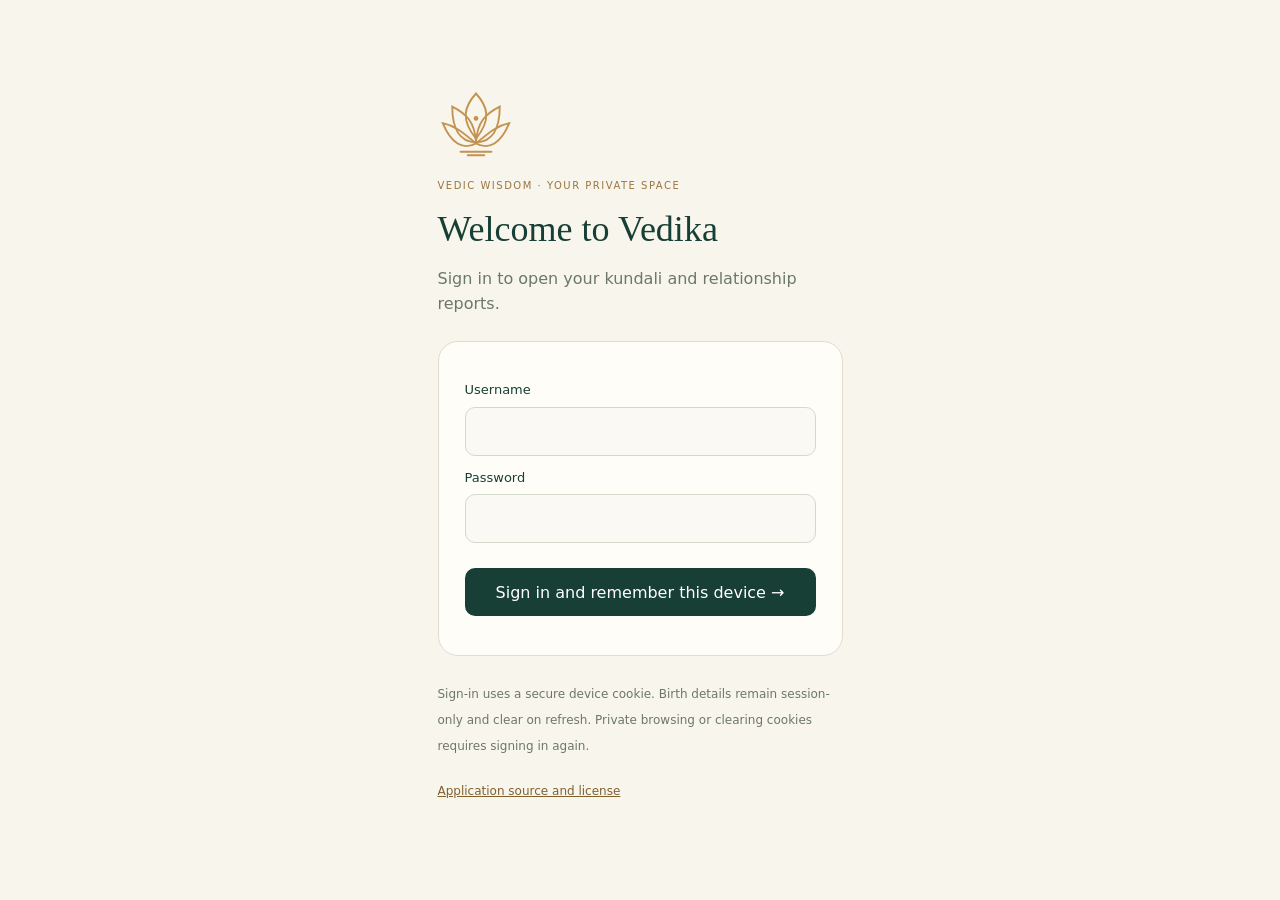
<file: static/login.html>
<!doctype html><html lang="en"><head><meta charset="utf-8"><meta name="viewport" content="width=device-width,initial-scale=1"><meta name="theme-color" content="#173f35"><title>Sign in · Vedika</title><link rel="stylesheet" href="/static/login.css"><script src="/static/login.js" defer></script></head><body><main><img src="/static/lotus.svg" width="76" height="76" alt="Vedika lotus"><p class="eyebrow">VEDIC WISDOM · YOUR PRIVATE SPACE</p><h1>Welcome to Vedika</h1><p>Sign in to open your kundali and relationship reports.</p><form id="login"><label for="username">Username</label><input id="username" name="username" autocomplete="username" required maxlength="100"><label for="password">Password</label><input id="password" name="password" type="password" autocomplete="current-password" required maxlength="512"><button id="submit" type="submit">Sign in and remember this device →</button><p id="message" role="status" aria-live="polite"></p></form><small>Sign-in uses a secure device cookie. Birth details remain session-only and clear on refresh. Private browsing or clearing cookies requires signing in again.</small><footer><a href="/source">Application source and license</a></footer></main></body></html>
</file>
<file: static/login.css>
*{box-sizing:border-box}body{margin:0;background:#f8f5ed;color:#173f35;font:16px system-ui;line-height:1.6}main{max-width:465px;margin:6vh auto;padding:30px}h1{font:36px Georgia;margin:14px 0}.eyebrow{font-size:10px;letter-spacing:1.5px;color:#9a753e}p,small{color:#6b7869}form{padding:26px;background:#fffdf8;border:1px solid #e3dccd;border-radius:20px;margin:24px 0}label{display:block;margin:12px 0 6px;font-size:13px}input,button{font:16px system-ui;border-radius:10px;padding:14px;width:100%;min-height:48px}input{border:1px solid #d5d9cb;background:#faf9f4}button{margin-top:25px;background:#173f35;color:white;border:0;cursor:pointer}button:disabled{opacity:.6}#message{font-size:13px;margin-bottom:0;color:#92523e}small{font-size:12px}a{color:#80612e;font-size:12px}footer{margin-top:20px}:focus-visible{outline:3px solid #ba955b;outline-offset:3px}
</file>
